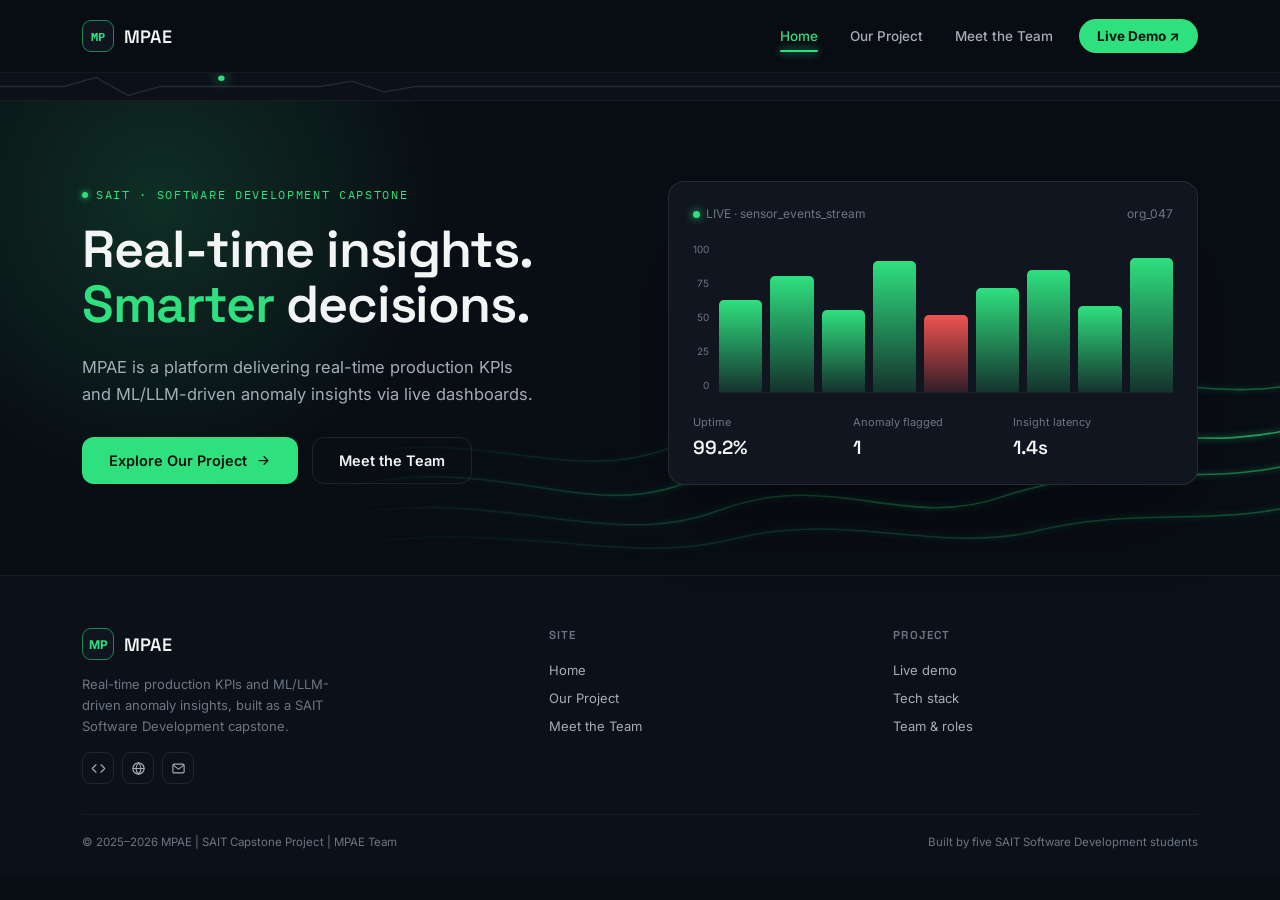
<file: index.html>
<!DOCTYPE html>
<html lang="en">
<head>
<meta charset="UTF-8">
<meta name="viewport" content="width=device-width, initial-scale=1.0">
<title>MPAE | SAIT Capstone Project</title>
<link rel="preconnect" href="https://fonts.googleapis.com">
<link href="https://fonts.googleapis.com/css2?family=Space+Grotesk:wght@500;600;700&family=Inter:wght@400;500;600&family=IBM+Plex+Mono:wght@400;500&display=swap" rel="stylesheet">
<link rel="stylesheet" href="styles.css">
</head>
<body>

<nav>
  <div class="wrap">
    <a href="index.html" class="brand">
      <span class="brand-mark">MP</span>
      <span class="brand-name">MPAE</span>
    </a>
    <button class="nav-toggle" id="navToggle" aria-label="Toggle menu">&#9776;</button>
    <div class="navlinks" id="navLinks">
      <a href="index.html" class="active">Home</a>
      <a href="project.html">Our Project</a>
      <a href="team.html">Meet the Team</a>
      <a href="https://mpae.canadacentral.cloudapp.azure.com" class="nav-cta" target="_blank" rel="noopener">Live Demo &#8599;</a>
    </div>
  </div>
</nav>

<div class="telemetry">
  <svg viewBox="0 0 1200 30" preserveAspectRatio="none">
    <polyline points="0,15 60,15 90,5 120,25 150,15 300,15 330,9 360,21 390,15 1200,15"
      fill="none" stroke="rgba(255,255,255,0.10)" stroke-width="1.5"/>
    <circle class="pulse" cx="90" cy="5" r="3">
      <animate attributeName="cx" values="0;1200" dur="8s" repeatCount="indefinite"/>
      <animate attributeName="cy" values="15;5;25;15;9;21;15" dur="8s" repeatCount="indefinite"/>
    </circle>
  </svg>
</div>

<section class="hero">
  <div class="hero-glow">
    <div class="radial"></div>
    <svg viewBox="0 0 700 260" preserveAspectRatio="xMaxYMax meet">
      <defs>
        <linearGradient id="waveFade" x1="0" y1="0" x2="1" y2="0">
          <stop offset="0%" stop-color="#2fe07f" stop-opacity="0"/>
          <stop offset="55%" stop-color="#2fe07f" stop-opacity="0.55"/>
          <stop offset="100%" stop-color="#2fe07f" stop-opacity="0.9"/>
        </linearGradient>
        <filter id="glow" x="-50%" y="-50%" width="200%" height="200%">
          <feGaussianBlur stdDeviation="2.2" result="blur"/>
          <feMerge>
            <feMergeNode in="blur"/>
            <feMergeNode in="SourceGraphic"/>
          </feMerge>
        </filter>
      </defs>
      <g filter="url(#glow)" fill="none" stroke="url(#waveFade)" stroke-width="1.1">
        <path d="M0,200 C120,170 180,230 260,190 C340,150 380,210 460,175 C540,140 600,185 700,150" opacity="0.9"/>
        <path d="M0,220 C110,195 190,245 270,215 C350,185 400,230 470,205 C560,175 610,205 700,175" opacity="0.65"/>
        <path d="M0,240 C130,220 200,255 280,235 C360,215 420,245 490,230 C570,210 620,230 700,205" opacity="0.4"/>
        <path d="M0,180 C100,150 170,205 250,165 C330,125 390,175 460,140 C550,100 610,150 700,120" opacity="0.5"/>
      </g>
    </svg>
  </div>

  <div class="wrap hero-grid">
    <div class="hero-copy reveal">
      <span class="eyebrow">SAIT · Software Development Capstone</span>
      <h1>Real-time insights.<br><span class="accent">Smarter</span> decisions.</h1>
      <p class="quote">MPAE is a platform delivering real-time production KPIs and ML/LLM-driven anomaly insights via live dashboards.</p>
      <div class="hero-actions">
        <a href="project.html" class="btn btn-primary">
          Explore Our Project
          <svg viewBox="0 0 24 24" fill="none" stroke="currentColor" stroke-width="2" stroke-linecap="round"><path d="M5 12h14M13 6l6 6-6 6"/></svg>
        </a>
        <a href="team.html" class="btn btn-ghost">Meet the Team</a>
      </div>
    </div>

    <div class="hero-visual reveal">
      <div class="hero-card">
        <div class="cardline"><span><span class="dot"></span>LIVE · sensor_events_stream</span><span>org_047</span></div>
        <div class="chart-frame">
          <div class="chart-axis"><span>100</span><span>75</span><span>50</span><span>25</span><span>0</span></div>
          <div class="spark-row">
            <i style="height:62%"></i><i style="height:78%"></i><i style="height:55%"></i>
            <i style="height:88%"></i><i style="height:52%; background:linear-gradient(180deg,var(--red),rgba(239,83,80,0.15));"></i>
            <i style="height:70%"></i><i style="height:82%"></i><i style="height:58%"></i><i style="height:90%"></i>
          </div>
        </div>
        <div class="kpi-row">
          <div class="kpi"><div class="stat-lbl">Uptime</div><div class="stat-num">99.2%</div></div>
          <div class="kpi"><div class="stat-lbl">Anomaly flagged</div><div class="stat-num">1</div></div>
          <div class="kpi"><div class="stat-lbl">Insight latency</div><div class="stat-num">1.4s</div></div>
        </div>
      </div>
    </div>
  </div>
</section>

<footer>
  <div class="wrap">
    <div class="footer-grid">
      <div class="footer-brand">
        <a href="index.html" class="brand">
          <span class="brand-mark">MP</span>
          <span class="brand-name">MPAE</span>
        </a>
        <p>Real-time production KPIs and ML/LLM-driven anomaly insights, built as a SAIT Software Development capstone.</p>
        <div class="social-row">
          <!-- TODO: point these at your repo / demo / contact -->
          <a href="#" aria-label="Repository"><svg viewBox="0 0 24 24" fill="none" stroke="currentColor" stroke-width="1.8" stroke-linecap="round" stroke-linejoin="round"><path d="m16 18 6-6-6-6M8 6l-6 6 6 6"/></svg></a>
          <a href="#" aria-label="Live site"><svg viewBox="0 0 24 24" fill="none" stroke="currentColor" stroke-width="1.8" stroke-linecap="round" stroke-linejoin="round"><circle cx="12" cy="12" r="9"/><path d="M3 12h18M12 3c2.5 2.6 4 6 4 9s-1.5 6.4-4 9c-2.5-2.6-4-6-4-9s1.5-6.4 4-9Z"/></svg></a>
          <a href="#" aria-label="Contact"><svg viewBox="0 0 24 24" fill="none" stroke="currentColor" stroke-width="1.8" stroke-linecap="round" stroke-linejoin="round"><rect x="3" y="5" width="18" height="14" rx="2"/><path d="m4 7 8 6 8-6"/></svg></a>
        </div>
      </div>
      <div class="footer-col">
        <h4>Site</h4>
        <a href="index.html">Home</a>
        <a href="project.html">Our Project</a>
        <a href="team.html">Meet the Team</a>
      </div>
      <div class="footer-col">
        <h4>Project</h4>
        <a href="https://mpae.canadacentral.cloudapp.azure.com" target="_blank" rel="noopener">Live demo</a>
        <a href="project.html#tech-stack">Tech stack</a>
        <a href="team.html">Team &amp; roles</a>
      </div>
    </div>
    <div class="footer-bottom">
      <p>&copy; 2025&ndash;2026 MPAE | SAIT Capstone Project | <!-- TODO: replace with your team name --> MPAE Team</p>
      <p>Built by five SAIT Software Development students</p>
    </div>
  </div>
</footer>

<script src="script.js"></script>
</body>
</html>
</file>
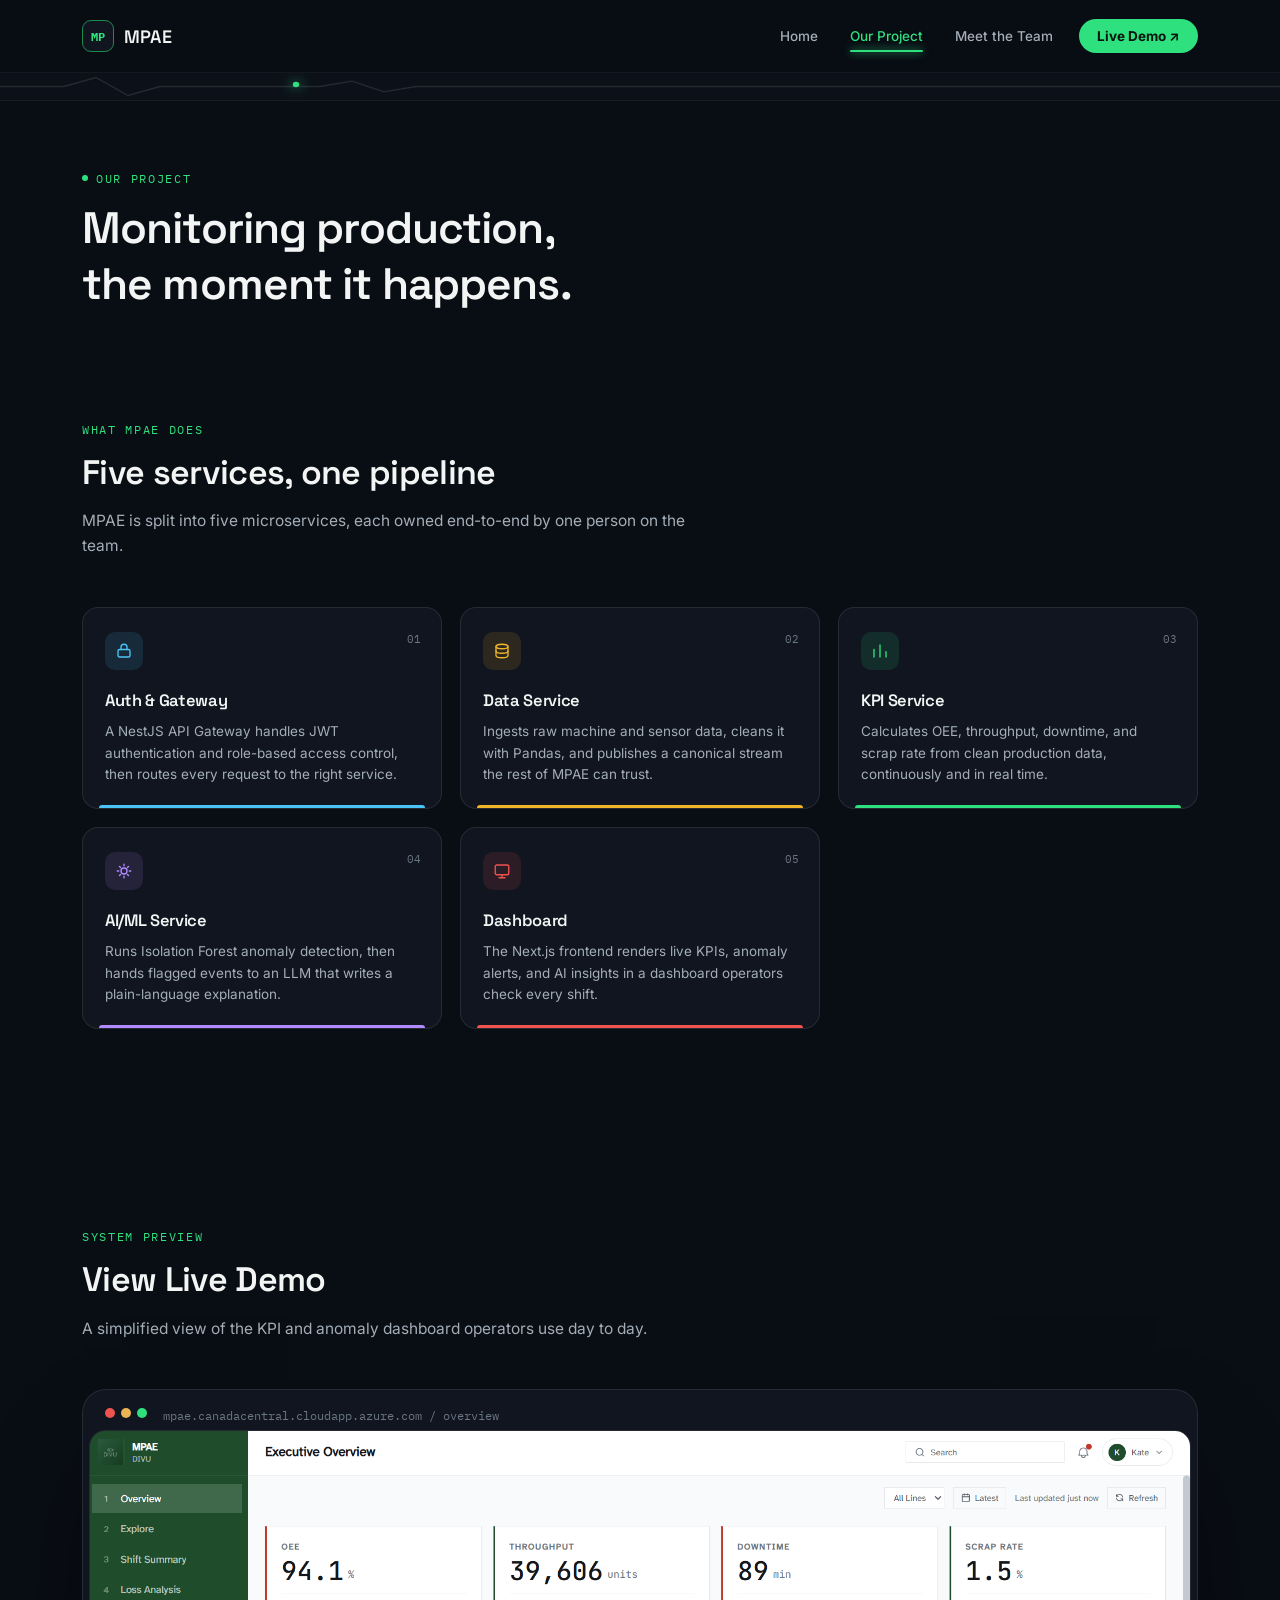
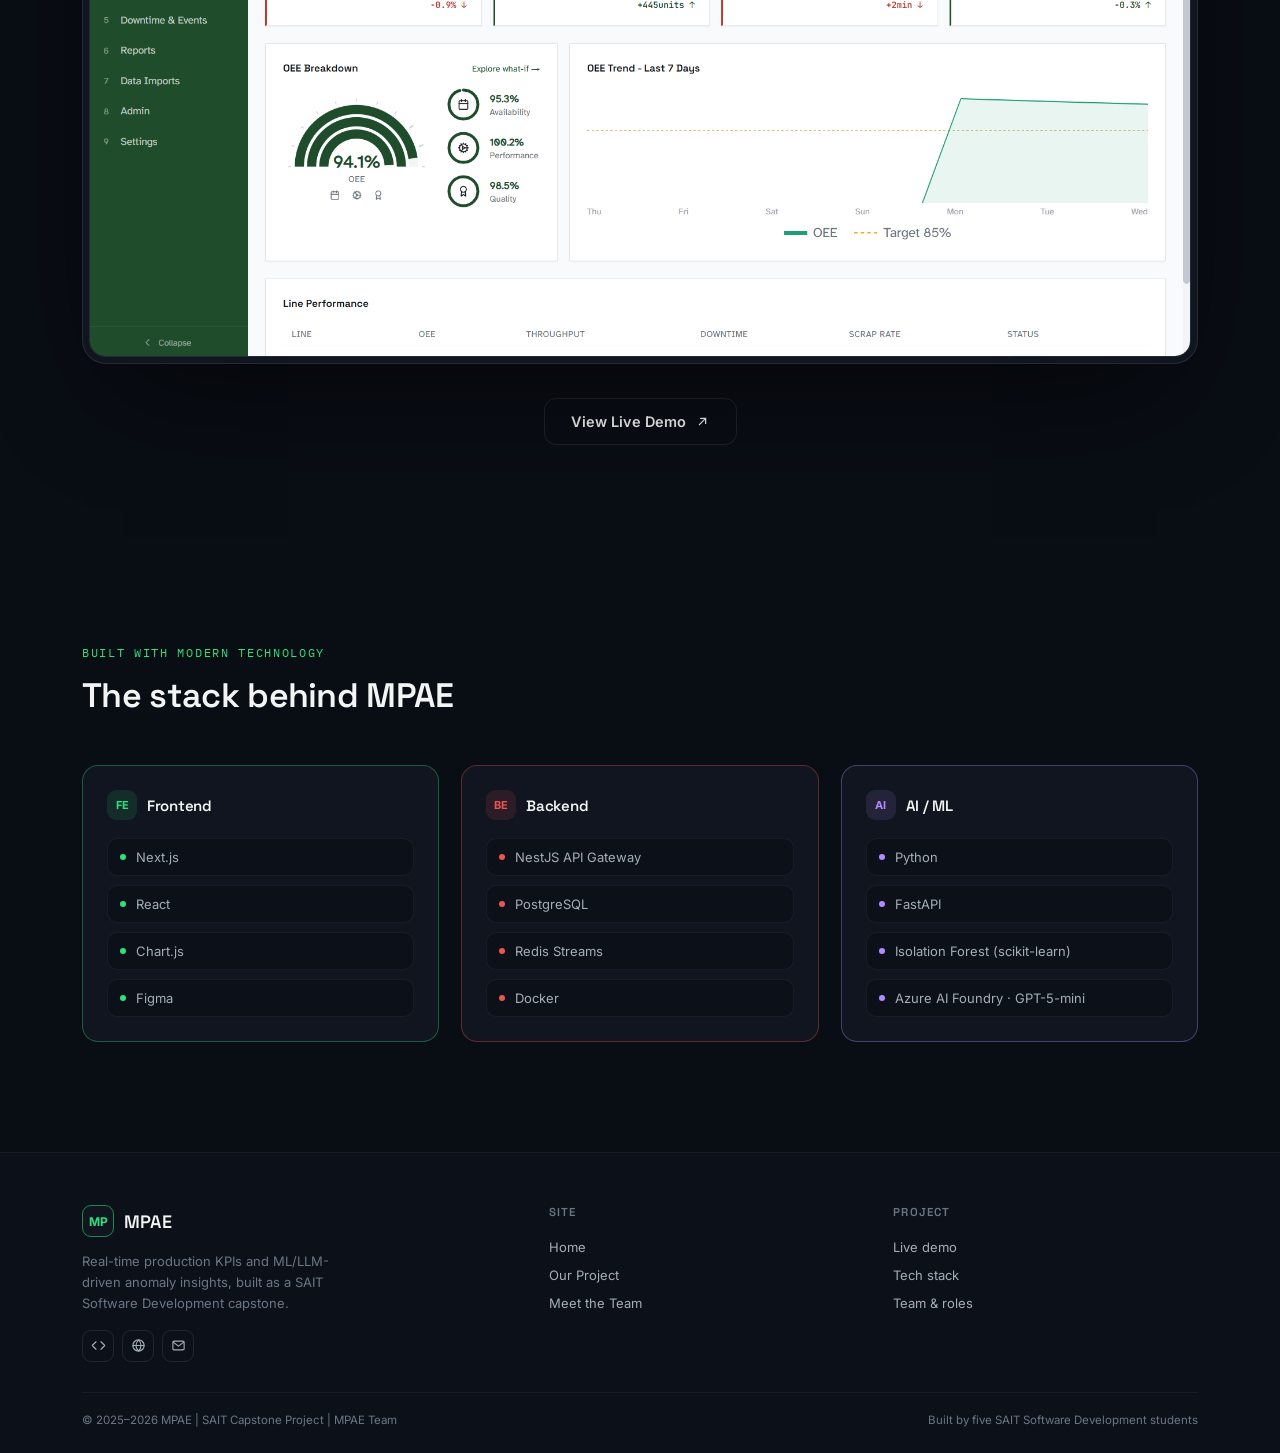
<file: project.html>
<!DOCTYPE html>
<html lang="en">
<head>
<meta charset="UTF-8">
<meta name="viewport" content="width=device-width, initial-scale=1.0">
<title>Our Project | MPAE</title>
<link rel="preconnect" href="https://fonts.googleapis.com">
<link href="https://fonts.googleapis.com/css2?family=Space+Grotesk:wght@500;600;700&family=Inter:wght@400;500;600&family=IBM+Plex+Mono:wght@400;500&display=swap" rel="stylesheet">
<link rel="stylesheet" href="styles.css">
</head>
<body>

<nav>
  <div class="wrap">
    <a href="index.html" class="brand">
      <span class="brand-mark">MP</span>
      <span class="brand-name">MPAE</span>
    </a>
    <button class="nav-toggle" id="navToggle" aria-label="Toggle menu">&#9776;</button>
    <div class="navlinks" id="navLinks">
      <a href="index.html">Home</a>
      <a href="project.html" class="active">Our Project</a>
      <a href="team.html">Meet the Team</a>
      <a href="https://mpae.canadacentral.cloudapp.azure.com" class="nav-cta" target="_blank" rel="noopener">Live Demo &#8599;</a>
    </div>
  </div>
</nav>

<div class="telemetry">
  <svg viewBox="0 0 1200 30" preserveAspectRatio="none">
    <polyline points="0,15 60,15 90,5 120,25 150,15 300,15 330,9 360,21 390,15 1200,15"
      fill="none" stroke="rgba(255,255,255,0.10)" stroke-width="1.5"/>
    <circle class="pulse" cx="90" cy="5" r="3">
      <animate attributeName="cx" values="0;1200" dur="8s" repeatCount="indefinite"/>
      <animate attributeName="cy" values="15;5;25;15;9;21;15" dur="8s" repeatCount="indefinite"/>
    </circle>
  </svg>
</div>

<header class="page-header">
  <div class="wrap">
    <span class="eyebrow">Our Project</span>
    <h1>Monitoring production,<br>the moment it happens.</h1>
  </div>
</header>

<section id="what-it-does">
  <div class="wrap">
    <div class="section-head">
      <span class="eyebrow">What MPAE Does</span>
      <h2>Five services, one pipeline</h2>
      <p>MPAE is split into five microservices, each owned end-to-end by one person on the team.</p>
    </div>
    <div class="feature-grid">
      <div class="feature-card c-blue reveal">
        <span class="num">01</span>
        <div class="icon-badge">
          <svg viewBox="0 0 24 24" fill="none" stroke="currentColor" stroke-width="1.8" stroke-linecap="round" stroke-linejoin="round"><rect x="4" y="10" width="16" height="10" rx="2"/><path d="M8 10V7a4 4 0 0 1 8 0v3"/></svg>
        </div>
        <h3>Auth &amp; Gateway</h3>
        <p>A NestJS API Gateway handles JWT authentication and role-based access control, then routes every request to the right service.</p>
      </div>
      <div class="feature-card c-gold reveal">
        <span class="num">02</span>
        <div class="icon-badge">
          <svg viewBox="0 0 24 24" fill="none" stroke="currentColor" stroke-width="1.8" stroke-linecap="round" stroke-linejoin="round"><ellipse cx="12" cy="6" rx="8" ry="3"/><path d="M4 6v6c0 1.7 3.6 3 8 3s8-1.3 8-3V6"/><path d="M4 12v6c0 1.7 3.6 3 8 3s8-1.3 8-3v-6"/></svg>
        </div>
        <h3>Data Service</h3>
        <p>Ingests raw machine and sensor data, cleans it with Pandas, and publishes a canonical stream the rest of MPAE can trust.</p>
      </div>
      <div class="feature-card c-green reveal">
        <span class="num">03</span>
        <div class="icon-badge">
          <svg viewBox="0 0 24 24" fill="none" stroke="currentColor" stroke-width="1.8" stroke-linecap="round" stroke-linejoin="round"><path d="M4 20V10M12 20V4M20 20v-7"/></svg>
        </div>
        <h3>KPI Service</h3>
        <p>Calculates OEE, throughput, downtime, and scrap rate from clean production data, continuously and in real time.</p>
      </div>
      <div class="feature-card c-violet reveal">
        <span class="num">04</span>
        <div class="icon-badge">
          <svg viewBox="0 0 24 24" fill="none" stroke="currentColor" stroke-width="1.8" stroke-linecap="round" stroke-linejoin="round"><path d="M12 3v2M12 19v2M5 12H3M21 12h-2M6 6l1.4 1.4M16.6 16.6 18 18M18 6l-1.4 1.4M7.4 16.6 6 18"/><circle cx="12" cy="12" r="4"/></svg>
        </div>
        <h3>AI/ML Service</h3>
        <p>Runs Isolation Forest anomaly detection, then hands flagged events to an LLM that writes a plain-language explanation.</p>
      </div>
      <div class="feature-card c-red reveal">
        <span class="num">05</span>
        <div class="icon-badge">
          <svg viewBox="0 0 24 24" fill="none" stroke="currentColor" stroke-width="1.8" stroke-linecap="round" stroke-linejoin="round"><rect x="3" y="4" width="18" height="13" rx="2"/><path d="M8 21h8M12 17v4"/></svg>
        </div>
        <h3>Dashboard</h3>
        <p>The Next.js frontend renders live KPIs, anomaly alerts, and AI insights in a dashboard operators check every shift.</p>
      </div>
    </div>
  </div>
</section>

<section id="preview">
  <div class="wrap">
    <div class="section-head">
      <span class="eyebrow">System Preview</span>
      <h2>View Live Demo</h2>
      <p>A simplified view of the KPI and anomaly dashboard operators use day to day.</p>
    </div>

    <div class="preview-shell reveal">
      <div class="preview-topbar"><span></span><span></span><span></span><span class="tb-label">mpae.canadacentral.cloudapp.azure.com / overview</span></div>
      <img src="assets/dashboard-real.png" alt="MPAE Executive Overview dashboard showing OEE, throughput, downtime, and scrap rate" class="preview-screenshot">
    </div>

    <div class="preview-cta">
      <a href="https://mpae.canadacentral.cloudapp.azure.com" class="btn btn-ghost" target="_blank" rel="noopener">
        View Live Demo
        <svg viewBox="0 0 24 24" fill="none" stroke="currentColor" stroke-width="2" stroke-linecap="round"><path d="M7 17 17 7M9 7h8v8"/></svg>
      </a>
    </div>
  </div>
</section>

<section id="tech-stack">
  <div class="wrap">
    <div class="section-head">
      <span class="eyebrow">Built With Modern Technology</span>
      <h2>The stack behind MPAE</h2>
    </div>

    <div class="stack-cols">
      <div class="stack-col c-green reveal">
        <div class="stack-head">
          <span class="stack-icon">FE</span>
          <h3>Frontend</h3>
        </div>
        <div class="chip-list">
          <div class="chip"><span class="chip-dot" style="background:var(--green);"></span>Next.js</div>
          <div class="chip"><span class="chip-dot" style="background:var(--green);"></span>React</div>
          <div class="chip"><span class="chip-dot" style="background:var(--green);"></span>Chart.js</div>
          <div class="chip"><span class="chip-dot" style="background:var(--green);"></span>Figma</div>
        </div>
      </div>

      <div class="stack-col c-red reveal">
        <div class="stack-head">
          <span class="stack-icon">BE</span>
          <h3>Backend</h3>
        </div>
        <div class="chip-list">
          <div class="chip"><span class="chip-dot" style="background:var(--red);"></span>NestJS API Gateway</div>
          <div class="chip"><span class="chip-dot" style="background:var(--red);"></span>PostgreSQL</div>
          <div class="chip"><span class="chip-dot" style="background:var(--red);"></span>Redis Streams</div>
          <div class="chip"><span class="chip-dot" style="background:var(--red);"></span>Docker</div>
        </div>
      </div>

      <div class="stack-col c-violet reveal">
        <div class="stack-head">
          <span class="stack-icon">AI</span>
          <h3>AI / ML</h3>
        </div>
        <div class="chip-list">
          <div class="chip"><span class="chip-dot" style="background:var(--violet);"></span>Python</div>
          <div class="chip"><span class="chip-dot" style="background:var(--violet);"></span>FastAPI</div>
          <div class="chip"><span class="chip-dot" style="background:var(--violet);"></span>Isolation Forest (scikit-learn)</div>
          <div class="chip"><span class="chip-dot" style="background:var(--violet);"></span>Azure AI Foundry &middot; GPT-5-mini</div>
        </div>
      </div>
    </div>
  </div>
</section>

<footer>
  <div class="wrap">
    <div class="footer-grid">
      <div class="footer-brand">
        <a href="index.html" class="brand">
          <span class="brand-mark">MP</span>
          <span class="brand-name">MPAE</span>
        </a>
        <p>Real-time production KPIs and ML/LLM-driven anomaly insights, built as a SAIT Software Development capstone.</p>
        <div class="social-row">
          <a href="#" aria-label="Repository"><svg viewBox="0 0 24 24" fill="none" stroke="currentColor" stroke-width="1.8" stroke-linecap="round" stroke-linejoin="round"><path d="m16 18 6-6-6-6M8 6l-6 6 6 6"/></svg></a>
          <a href="#" aria-label="Live site"><svg viewBox="0 0 24 24" fill="none" stroke="currentColor" stroke-width="1.8" stroke-linecap="round" stroke-linejoin="round"><circle cx="12" cy="12" r="9"/><path d="M3 12h18M12 3c2.5 2.6 4 6 4 9s-1.5 6.4-4 9c-2.5-2.6-4-6-4-9s1.5-6.4 4-9Z"/></svg></a>
          <a href="#" aria-label="Contact"><svg viewBox="0 0 24 24" fill="none" stroke="currentColor" stroke-width="1.8" stroke-linecap="round" stroke-linejoin="round"><rect x="3" y="5" width="18" height="14" rx="2"/><path d="m4 7 8 6 8-6"/></svg></a>
        </div>
      </div>
      <div class="footer-col">
        <h4>Site</h4>
        <a href="index.html">Home</a>
        <a href="project.html">Our Project</a>
        <a href="team.html">Meet the Team</a>
      </div>
      <div class="footer-col">
        <h4>Project</h4>
        <a href="https://mpae.canadacentral.cloudapp.azure.com" target="_blank" rel="noopener">Live demo</a>
        <a href="project.html#tech-stack">Tech stack</a>
        <a href="team.html">Team &amp; roles</a>
      </div>
    </div>
    <div class="footer-bottom">
      <p>&copy; 2025&ndash;2026 MPAE | SAIT Capstone Project | <!-- TODO: replace with your team name --> MPAE Team</p>
      <p>Built by five SAIT Software Development students</p>
    </div>
  </div>
</footer>

<script src="script.js"></script>
</body>
</html>
</file>
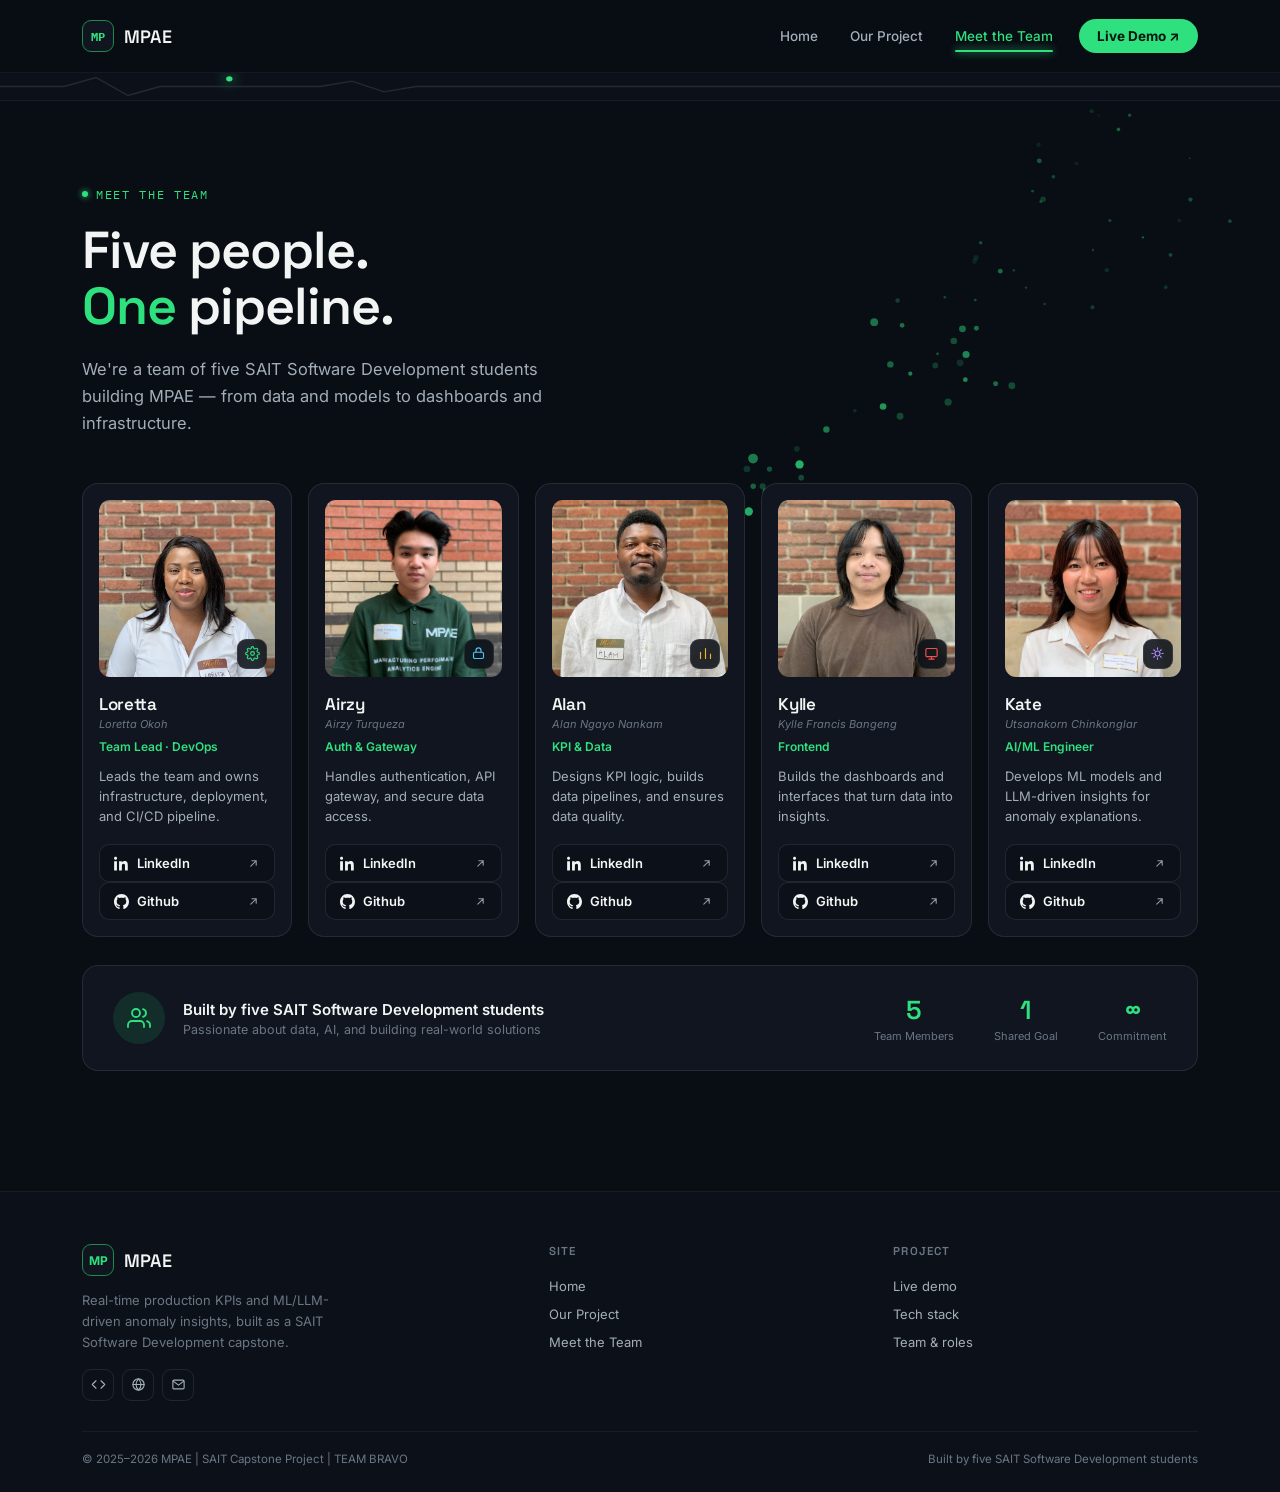
<file: team.html>
<!DOCTYPE html>
<html lang="en">
<head>
<meta charset="UTF-8">
<meta name="viewport" content="width=device-width, initial-scale=1.0">
<title>Meet the Team | MPAE</title>
<link rel="preconnect" href="https://fonts.googleapis.com">
<link href="https://fonts.googleapis.com/css2?family=Space+Grotesk:wght@500;600;700&family=Inter:wght@400;500;600&family=IBM+Plex+Mono:wght@400;500&display=swap" rel="stylesheet">
<link rel="stylesheet" href="styles.css">
</head>
<body>

<nav>
  <div class="wrap">
    <a href="index.html" class="brand">
      <span class="brand-mark">MP</span>
      <span class="brand-name">MPAE</span>
    </a>
    <button class="nav-toggle" id="navToggle" aria-label="Toggle menu">&#9776;</button>
    <div class="navlinks" id="navLinks">
      <a href="index.html">Home</a>
      <a href="project.html">Our Project</a>
      <a href="team.html" class="active">Meet the Team</a>
      <a href="https://mpae.canadacentral.cloudapp.azure.com" class="nav-cta" target="_blank" rel="noopener">Live Demo &#8599;</a>
    </div>
  </div>
</nav>

<div class="telemetry">
  <svg viewBox="0 0 1200 30" preserveAspectRatio="none">
    <polyline points="0,15 60,15 90,5 120,25 150,15 300,15 330,9 360,21 390,15 1200,15"
      fill="none" stroke="rgba(255,255,255,0.10)" stroke-width="1.5"/>
    <circle class="pulse" cx="90" cy="5" r="3">
      <animate attributeName="cx" values="0;1200" dur="8s" repeatCount="indefinite"/>
      <animate attributeName="cy" values="15;5;25;15;9;21;15" dur="8s" repeatCount="indefinite"/>
    </circle>
  </svg>
</div>

<section class="team-hero">
  <div class="team-glow">
    <svg viewBox="0 0 560 420" preserveAspectRatio="xMaxYMin slice">
<circle cx="304.0" cy="167.4" r="1.1" fill="#2fe07f" opacity="0.36"/>
<circle cx="278.3" cy="165.1" r="1.1" fill="#2fe07f" opacity="0.33"/>
<circle cx="389.2" cy="52.4" r="1.6" fill="#2fe07f" opacity="0.11"/>
<circle cx="402.6" cy="173.5" r="1.7" fill="#2fe07f" opacity="0.26"/>
<circle cx="59.4" cy="380.3" r="2.6" fill="#2fe07f" opacity="0.3"/>
<circle cx="403.0" cy="125.4" r="1.0" fill="#2fe07f" opacity="0.29"/>
<circle cx="202.7" cy="260.6" r="1.5" fill="#2fe07f" opacity="0.18"/>
<circle cx="417.2" cy="100.5" r="1.3" fill="#2fe07f" opacity="0.33"/>
<circle cx="270.3" cy="222.5" r="2.5" fill="#2fe07f" opacity="0.25"/>
<circle cx="240.7" cy="265.2" r="2.9" fill="#2fe07f" opacity="0.31"/>
<circle cx="59.6" cy="371.4" r="4.0" fill="#2fe07f" opacity="0.31"/>
<circle cx="232.5" cy="221.6" r="2.7" fill="#2fe07f" opacity="0.46"/>
<circle cx="105.3" cy="345.0" r="3.3" fill="#2fe07f" opacity="0.64"/>
<circle cx="321.1" cy="237.9" r="2.1" fill="#2fe07f" opacity="0.5"/>
<circle cx="485.0" cy="82.9" r="1.8" fill="#2fe07f" opacity="0.34"/>
<circle cx="346.7" cy="157.0" r="1.0" fill="#2fe07f" opacity="0.31"/>
<circle cx="357.2" cy="36.9" r="1.8" fill="#2fe07f" opacity="0.13"/>
<circle cx="362.3" cy="170.7" r="1.0" fill="#2fe07f" opacity="0.29"/>
<circle cx="281.1" cy="253.3" r="3.1" fill="#2fe07f" opacity="0.3"/>
<circle cx="291.2" cy="220.3" r="2.9" fill="#2fe07f" opacity="0.19"/>
<circle cx="369.7" cy="63.8" r="1.5" fill="#2fe07f" opacity="0.32"/>
<circle cx="308.5" cy="119.3" r="1.5" fill="#2fe07f" opacity="0.35"/>
<circle cx="84.8" cy="364.5" r="3.5" fill="#2fe07f" opacity="0.76"/>
<circle cx="518.2" cy="101.0" r="1.6" fill="#2fe07f" opacity="0.33"/>
<circle cx="304.6" cy="131.8" r="2.2" fill="#2fe07f" opacity="0.14"/>
<circle cx="407.9" cy="12.1" r="1.1" fill="#2fe07f" opacity="0.09"/>
<circle cx="424.1" cy="-23.7" r="1.0" fill="#2fe07f" opacity="0.07"/>
<circle cx="117.1" cy="324.1" r="2.3" fill="#2fe07f" opacity="0.45"/>
<circle cx="285.9" cy="201.9" r="2.8" fill="#2fe07f" opacity="0.35"/>
<circle cx="238.6" cy="167.8" r="1.9" fill="#2fe07f" opacity="0.27"/>
<circle cx="117.0" cy="300.8" r="4.1" fill="#2fe07f" opacity="0.58"/>
<circle cx="424.4" cy="23.9" r="1.5" fill="#2fe07f" opacity="0.46"/>
<circle cx="125.1" cy="324.2" r="2.6" fill="#2fe07f" opacity="0.3"/>
<circle cx="157.5" cy="316.9" r="2.4" fill="#2fe07f" opacity="0.32"/>
<circle cx="161.7" cy="332.3" r="3.7" fill="#2fe07f" opacity="0.8"/>
<circle cx="153.8" cy="292.6" r="2.4" fill="#2fe07f" opacity="0.17"/>
<circle cx="433.8" cy="11.9" r="1.4" fill="#2fe07f" opacity="0.37"/>
<circle cx="334.7" cy="239.6" r="2.9" fill="#2fe07f" opacity="0.32"/>
<circle cx="352.1" cy="75.8" r="1.2" fill="#2fe07f" opacity="0.36"/>
<circle cx="113.4" cy="345.4" r="3.5" fill="#2fe07f" opacity="0.84"/>
<circle cx="468.2" cy="129.5" r="1.6" fill="#2fe07f" opacity="0.33"/>
<circle cx="249.3" cy="229.4" r="1.8" fill="#2fe07f" opacity="0.59"/>
<circle cx="69.4" cy="368.0" r="4.6" fill="#2fe07f" opacity="0.82"/>
<circle cx="357.8" cy="50.3" r="2.0" fill="#2fe07f" opacity="0.4"/>
<circle cx="464.2" cy="156.7" r="1.6" fill="#2fe07f" opacity="0.21"/>
<circle cx="218.9" cy="186.1" r="3.3" fill="#2fe07f" opacity="0.53"/>
<circle cx="296.2" cy="213.3" r="3.0" fill="#2fe07f" opacity="0.63"/>
<circle cx="359.0" cy="84.7" r="1.2" fill="#2fe07f" opacity="0.34"/>
<circle cx="361.0" cy="82.6" r="2.3" fill="#2fe07f" opacity="0.25"/>
<circle cx="295.6" cy="234.5" r="2.0" fill="#2fe07f" opacity="0.64"/>
<circle cx="272.2" cy="212.7" r="1.2" fill="#2fe07f" opacity="0.38"/>
<circle cx="336.4" cy="142.5" r="1.1" fill="#2fe07f" opacity="0.28"/>
<circle cx="178.7" cy="276.4" r="2.7" fill="#2fe07f" opacity="0.56"/>
<circle cx="130.8" cy="309.7" r="2.2" fill="#2fe07f" opacity="0.37"/>
<circle cx="156.1" cy="305.8" r="3.5" fill="#2fe07f" opacity="0.85"/>
<circle cx="304.9" cy="191.2" r="2.1" fill="#2fe07f" opacity="0.51"/>
<circle cx="293.2" cy="191.7" r="2.9" fill="#2fe07f" opacity="0.51"/>
<circle cx="128.3" cy="329.1" r="3.2" fill="#2fe07f" opacity="0.94"/>
<circle cx="111.8" cy="309.6" r="2.8" fill="#2fe07f" opacity="0.22"/>
<circle cx="325.0" cy="143.2" r="2.0" fill="#2fe07f" opacity="0.49"/>
<circle cx="445.0" cy="114.7" r="1.0" fill="#2fe07f" opacity="0.43"/>
<circle cx="66.7" cy="380.1" r="2.9" fill="#2fe07f" opacity="0.61"/>
<circle cx="71.4" cy="369.3" r="3.1" fill="#2fe07f" opacity="0.64"/>
<circle cx="303.3" cy="134.9" r="2.2" fill="#2fe07f" opacity="0.11"/>
<circle cx="242.4" cy="188.7" r="2.0" fill="#2fe07f" opacity="0.52"/>
<circle cx="226.4" cy="257.0" r="2.8" fill="#2fe07f" opacity="0.71"/>
<circle cx="401.9" cy="8.7" r="1.7" fill="#2fe07f" opacity="0.17"/>
<circle cx="414.6" cy="142.4" r="1.8" fill="#2fe07f" opacity="0.17"/>
<circle cx="475.6" cy="100.6" r="1.7" fill="#2fe07f" opacity="0.11"/>
<circle cx="484.4" cy="48.2" r="0.7" fill="#2fe07f" opacity="0.38"/>
    </svg>
  </div>

  <div class="wrap">
    <span class="eyebrow reveal">Meet the Team</span>
    <h1 class="reveal">Five people.<br><span class="accent">One</span> pipeline.</h1>
    <p class="team-lead reveal">We're a team of five SAIT Software Development students building MPAE &mdash; from data and models to dashboards and infrastructure.</p>

    <div class="team-grid-v2">

      <div class="team-card-v2 reveal">
        <div class="photo-frame">
          <img class="photo-img" src="assets/team/loretta.jpg" alt="Loretta Okoh">
          <div class="role-badge" style="color:var(--green);">
            <svg viewBox="0 0 24 24" fill="none" stroke="currentColor" stroke-width="1.8" stroke-linecap="round" stroke-linejoin="round"><circle cx="12" cy="12" r="3"/><path d="M19.4 15a1.65 1.65 0 0 0 .33 1.82l.06.06a2 2 0 1 1-2.83 2.83l-.06-.06a1.65 1.65 0 0 0-1.82-.33 1.65 1.65 0 0 0-1 1.51V21a2 2 0 0 1-4 0v-.09A1.65 1.65 0 0 0 9 19.4a1.65 1.65 0 0 0-1.82.33l-.06.06a2 2 0 1 1-2.83-2.83l.06-.06A1.65 1.65 0 0 0 4.6 15a1.65 1.65 0 0 0-1.51-1H3a2 2 0 0 1 0-4h.09A1.65 1.65 0 0 0 4.6 9a1.65 1.65 0 0 0-.33-1.82l-.06-.06a2 2 0 1 1 2.83-2.83l.06.06A1.65 1.65 0 0 0 9 4.6a1.65 1.65 0 0 0 1-1.51V3a2 2 0 0 1 4 0v.09a1.65 1.65 0 0 0 1 1.51 1.65 1.65 0 0 0 1.82-.33l.06-.06a2 2 0 1 1 2.83 2.83l-.06.06A1.65 1.65 0 0 0 19.4 9a1.65 1.65 0 0 0 1.51 1H21a2 2 0 0 1 0 4h-.09a1.65 1.65 0 0 0-1.51 1Z"/></svg>
          </div>
        </div>
        <h3>Loretta</h3>
        <div class="fullname">Loretta Okoh</div>
        <div class="role">Team Lead &middot; DevOps</div>
        <p class="bio">Leads the team and owns infrastructure, deployment, and CI/CD pipeline.</p>
        <a href="https://www.linkedin.com/in/lorettaokoh/" class="li-btn" target="_blank" rel="noopener">
          <svg viewBox="0 0 24 24" fill="currentColor"><path d="M4.98 3.5C4.98 4.88 3.87 6 2.5 6S0 4.88 0 3.5 1.12 1 2.5 1s2.48 1.12 2.48 2.5zM.22 8.24H4.7V23H.22V8.24zM8.1 8.24h4.28v2.01h.06c.6-1.13 2.06-2.32 4.24-2.32 4.53 0 5.37 2.98 5.37 6.86V23h-4.47v-6.98c0-1.66-.03-3.8-2.32-3.8-2.32 0-2.68 1.81-2.68 3.68V23H8.1V8.24z"/></svg>
          LinkedIn
          <svg class="ext" viewBox="0 0 24 24" fill="none" stroke="currentColor" stroke-width="2" stroke-linecap="round"><path d="M7 17 17 7M9 7h8v8"/></svg>
        </a>
        <a href="https://github.com/Amazinglorrie" class="li-btn" target="_blank" rel="noopener">
          <svg viewBox="0 0 24 24" fill="currentColor"><path d="M12 0C5.37 0 0 5.5 0 12.3c0 5.44 3.44 10.05 8.21 11.68.6.11.82-.27.82-.59 0-.29-.01-1.25-.02-2.27-3.34.75-4.04-1.44-4.04-1.44-.55-1.43-1.34-1.81-1.34-1.81-1.09-.77.08-.75.08-.75 1.21.09 1.84 1.28 1.84 1.28 1.07 1.87 2.81 1.33 3.5 1.02.11-.79.42-1.33.76-1.64-2.67-.31-5.47-1.38-5.47-6.13 0-1.35.47-2.46 1.24-3.32-.12-.31-.54-1.57.12-3.27 0 0 1.01-.33 3.3 1.27.96-.27 1.98-.41 3-.41s2.04.14 3 .41c2.29-1.6 3.3-1.27 3.3-1.27.66 1.7.24 2.96.12 3.27.77.86 1.24 1.97 1.24 3.32 0 4.76-2.81 5.82-5.48 6.12.43.38.81 1.14.81 2.31 0 1.66-.01 3.01-.01 3.42 0 .32.22.71.83.59C20.57 22.34 24 17.74 24 12.3 24 5.5 18.63 0 12 0Z"/></svg>
          Github
          <svg class="ext" viewBox="0 0 24 24" fill="none" stroke="currentColor" stroke-width="2" stroke-linecap="round"><path d="M7 17 17 7M9 7h8v8"/></svg>
        </a>
      </div>

      <div class="team-card-v2 reveal">
        <div class="photo-frame">
          <img class="photo-img" src="assets/team/airzy.jpg" alt="Airzy Turqueza">
          <div class="role-badge" style="color:var(--blue);">
            <svg viewBox="0 0 24 24" fill="none" stroke="currentColor" stroke-width="1.8" stroke-linecap="round" stroke-linejoin="round"><rect x="4" y="10" width="16" height="10" rx="2"/><path d="M8 10V7a4 4 0 0 1 8 0v3"/></svg>
          </div>
        </div>
        <h3>Airzy</h3>
        <div class="fullname">Airzy Turqueza</div>
        <div class="role">Auth &amp; Gateway</div>
        <p class="bio">Handles authentication, API gateway, and secure data access.</p>
        <a href="https://www.linkedin.com/in/airzy-turqueza-7994762b3/" class="li-btn" target="_blank" rel="noopener">
          <svg viewBox="0 0 24 24" fill="currentColor"><path d="M4.98 3.5C4.98 4.88 3.87 6 2.5 6S0 4.88 0 3.5 1.12 1 2.5 1s2.48 1.12 2.48 2.5zM.22 8.24H4.7V23H.22V8.24zM8.1 8.24h4.28v2.01h.06c.6-1.13 2.06-2.32 4.24-2.32 4.53 0 5.37 2.98 5.37 6.86V23h-4.47v-6.98c0-1.66-.03-3.8-2.32-3.8-2.32 0-2.68 1.81-2.68 3.68V23H8.1V8.24z"/></svg>
          LinkedIn
          <svg class="ext" viewBox="0 0 24 24" fill="none" stroke="currentColor" stroke-width="2" stroke-linecap="round"><path d="M7 17 17 7M9 7h8v8"/></svg>
        </a>
        <a href="https://github.com/Air-zy" class="li-btn" target="_blank" rel="noopener">
          <svg viewBox="0 0 24 24" fill="currentColor"><path d="M12 0C5.37 0 0 5.5 0 12.3c0 5.44 3.44 10.05 8.21 11.68.6.11.82-.27.82-.59 0-.29-.01-1.25-.02-2.27-3.34.75-4.04-1.44-4.04-1.44-.55-1.43-1.34-1.81-1.34-1.81-1.09-.77.08-.75.08-.75 1.21.09 1.84 1.28 1.84 1.28 1.07 1.87 2.81 1.33 3.5 1.02.11-.79.42-1.33.76-1.64-2.67-.31-5.47-1.38-5.47-6.13 0-1.35.47-2.46 1.24-3.32-.12-.31-.54-1.57.12-3.27 0 0 1.01-.33 3.3 1.27.96-.27 1.98-.41 3-.41s2.04.14 3 .41c2.29-1.6 3.3-1.27 3.3-1.27.66 1.7.24 2.96.12 3.27.77.86 1.24 1.97 1.24 3.32 0 4.76-2.81 5.82-5.48 6.12.43.38.81 1.14.81 2.31 0 1.66-.01 3.01-.01 3.42 0 .32.22.71.83.59C20.57 22.34 24 17.74 24 12.3 24 5.5 18.63 0 12 0Z"/></svg>
          Github
          <svg class="ext" viewBox="0 0 24 24" fill="none" stroke="currentColor" stroke-width="2" stroke-linecap="round"><path d="M7 17 17 7M9 7h8v8"/></svg>
        </a>
      </div>

      <div class="team-card-v2 reveal">
        <div class="photo-frame">
          <img class="photo-img" src="assets/team/alan.jpg" alt="Alan Ngayo Nankam">
          <div class="role-badge" style="color:var(--gold);">
            <svg viewBox="0 0 24 24" fill="none" stroke="currentColor" stroke-width="1.8" stroke-linecap="round" stroke-linejoin="round"><path d="M4 20V10M12 20V4M20 20v-7"/></svg>
          </div>
        </div>
        <h3>Alan</h3>
        <div class="fullname">Alan Ngayo Nankam</div>
        <div class="role">KPI &amp; Data</div>
        <p class="bio">Designs KPI logic, builds data pipelines, and ensures data quality.</p>
        <a href="#" class="li-btn" target="_blank" rel="noopener">
          <svg viewBox="0 0 24 24" fill="currentColor"><path d="M4.98 3.5C4.98 4.88 3.87 6 2.5 6S0 4.88 0 3.5 1.12 1 2.5 1s2.48 1.12 2.48 2.5zM.22 8.24H4.7V23H.22V8.24zM8.1 8.24h4.28v2.01h.06c.6-1.13 2.06-2.32 4.24-2.32 4.53 0 5.37 2.98 5.37 6.86V23h-4.47v-6.98c0-1.66-.03-3.8-2.32-3.8-2.32 0-2.68 1.81-2.68 3.68V23H8.1V8.24z"/></svg>
          LinkedIn
          <svg class="ext" viewBox="0 0 24 24" fill="none" stroke="currentColor" stroke-width="2" stroke-linecap="round"><path d="M7 17 17 7M9 7h8v8"/></svg>
        </a>
        <a href="https://github.com/Nancodev237" class="li-btn" target="_blank" rel="noopener">
          <svg viewBox="0 0 24 24" fill="currentColor"><path d="M12 0C5.37 0 0 5.5 0 12.3c0 5.44 3.44 10.05 8.21 11.68.6.11.82-.27.82-.59 0-.29-.01-1.25-.02-2.27-3.34.75-4.04-1.44-4.04-1.44-.55-1.43-1.34-1.81-1.34-1.81-1.09-.77.08-.75.08-.75 1.21.09 1.84 1.28 1.84 1.28 1.07 1.87 2.81 1.33 3.5 1.02.11-.79.42-1.33.76-1.64-2.67-.31-5.47-1.38-5.47-6.13 0-1.35.47-2.46 1.24-3.32-.12-.31-.54-1.57.12-3.27 0 0 1.01-.33 3.3 1.27.96-.27 1.98-.41 3-.41s2.04.14 3 .41c2.29-1.6 3.3-1.27 3.3-1.27.66 1.7.24 2.96.12 3.27.77.86 1.24 1.97 1.24 3.32 0 4.76-2.81 5.82-5.48 6.12.43.38.81 1.14.81 2.31 0 1.66-.01 3.01-.01 3.42 0 .32.22.71.83.59C20.57 22.34 24 17.74 24 12.3 24 5.5 18.63 0 12 0Z"/></svg>
          Github
          <svg class="ext" viewBox="0 0 24 24" fill="none" stroke="currentColor" stroke-width="2" stroke-linecap="round"><path d="M7 17 17 7M9 7h8v8"/></svg>
        </a>
      </div>

      <div class="team-card-v2 reveal">
        <div class="photo-frame">
          <img class="photo-img" src="assets/team/kylle.jpg" alt="Kylle Francis Bangeng">
          <div class="role-badge" style="color:var(--red);">
            <svg viewBox="0 0 24 24" fill="none" stroke="currentColor" stroke-width="1.8" stroke-linecap="round" stroke-linejoin="round"><rect x="3" y="4" width="18" height="13" rx="2"/><path d="M8 21h8M12 17v4"/></svg>
          </div>
        </div>
        <h3>Kylle</h3>
        <div class="fullname">Kylle Francis Bangeng</div>
        <div class="role">Frontend</div>
        <p class="bio">Builds the dashboards and interfaces that turn data into insights.</p>
        <a href="https://www.linkedin.com/in/kyle-bangeng-7ab681310/" class="li-btn" target="_blank" rel="noopener">
          <svg viewBox="0 0 24 24" fill="currentColor"><path d="M4.98 3.5C4.98 4.88 3.87 6 2.5 6S0 4.88 0 3.5 1.12 1 2.5 1s2.48 1.12 2.48 2.5zM.22 8.24H4.7V23H.22V8.24zM8.1 8.24h4.28v2.01h.06c.6-1.13 2.06-2.32 4.24-2.32 4.53 0 5.37 2.98 5.37 6.86V23h-4.47v-6.98c0-1.66-.03-3.8-2.32-3.8-2.32 0-2.68 1.81-2.68 3.68V23H8.1V8.24z"/></svg>
          LinkedIn
          <svg class="ext" viewBox="0 0 24 24" fill="none" stroke="currentColor" stroke-width="2" stroke-linecap="round"><path d="M7 17 17 7M9 7h8v8"/></svg>
        </a>
        <a href="https://github.com/kylle710" class="li-btn" target="_blank" rel="noopener">
          <svg viewBox="0 0 24 24" fill="currentColor"><path d="M12 0C5.37 0 0 5.5 0 12.3c0 5.44 3.44 10.05 8.21 11.68.6.11.82-.27.82-.59 0-.29-.01-1.25-.02-2.27-3.34.75-4.04-1.44-4.04-1.44-.55-1.43-1.34-1.81-1.34-1.81-1.09-.77.08-.75.08-.75 1.21.09 1.84 1.28 1.84 1.28 1.07 1.87 2.81 1.33 3.5 1.02.11-.79.42-1.33.76-1.64-2.67-.31-5.47-1.38-5.47-6.13 0-1.35.47-2.46 1.24-3.32-.12-.31-.54-1.57.12-3.27 0 0 1.01-.33 3.3 1.27.96-.27 1.98-.41 3-.41s2.04.14 3 .41c2.29-1.6 3.3-1.27 3.3-1.27.66 1.7.24 2.96.12 3.27.77.86 1.24 1.97 1.24 3.32 0 4.76-2.81 5.82-5.48 6.12.43.38.81 1.14.81 2.31 0 1.66-.01 3.01-.01 3.42 0 .32.22.71.83.59C20.57 22.34 24 17.74 24 12.3 24 5.5 18.63 0 12 0Z"/></svg>
          Github
          <svg class="ext" viewBox="0 0 24 24" fill="none" stroke="currentColor" stroke-width="2" stroke-linecap="round"><path d="M7 17 17 7M9 7h8v8"/></svg>
        </a>
      </div>

      <div class="team-card-v2 reveal">
        <div class="photo-frame">
          <img class="photo-img" src="assets/team/kate.jpg" alt="Utsanakorn Chinkonglar">
          <div class="role-badge" style="color:var(--violet);">
            <svg viewBox="0 0 24 24" fill="none" stroke="currentColor" stroke-width="1.8" stroke-linecap="round" stroke-linejoin="round"><path d="M12 3v2M12 19v2M5 12H3M21 12h-2M6 6l1.4 1.4M16.6 16.6 18 18M18 6l-1.4 1.4M7.4 16.6 6 18"/><circle cx="12" cy="12" r="4"/></svg>
          </div>
        </div>
        <h3>Kate</h3>
        <div class="fullname">Utsanakorn Chinkonglar</div>
        <div class="role">AI/ML Engineer</div>
        <p class="bio">Develops ML models and LLM-driven insights for anomaly explanations.</p>
        <a href="https://www.linkedin.com/in/utsanakorn/" class="li-btn" target="_blank" rel="noopener">
          <svg viewBox="0 0 24 24" fill="currentColor"><path d="M4.98 3.5C4.98 4.88 3.87 6 2.5 6S0 4.88 0 3.5 1.12 1 2.5 1s2.48 1.12 2.48 2.5zM.22 8.24H4.7V23H.22V8.24zM8.1 8.24h4.28v2.01h.06c.6-1.13 2.06-2.32 4.24-2.32 4.53 0 5.37 2.98 5.37 6.86V23h-4.47v-6.98c0-1.66-.03-3.8-2.32-3.8-2.32 0-2.68 1.81-2.68 3.68V23H8.1V8.24z"/></svg>
          LinkedIn
          <svg class="ext" viewBox="0 0 24 24" fill="none" stroke="currentColor" stroke-width="2" stroke-linecap="round"><path d="M7 17 17 7M9 7h8v8"/></svg>
        </a>
        <a href="https://github.com/utsanakorn" class="li-btn" target="_blank" rel="noopener">
          <svg viewBox="0 0 24 24" fill="currentColor"><path d="M12 0C5.37 0 0 5.5 0 12.3c0 5.44 3.44 10.05 8.21 11.68.6.11.82-.27.82-.59 0-.29-.01-1.25-.02-2.27-3.34.75-4.04-1.44-4.04-1.44-.55-1.43-1.34-1.81-1.34-1.81-1.09-.77.08-.75.08-.75 1.21.09 1.84 1.28 1.84 1.28 1.07 1.87 2.81 1.33 3.5 1.02.11-.79.42-1.33.76-1.64-2.67-.31-5.47-1.38-5.47-6.13 0-1.35.47-2.46 1.24-3.32-.12-.31-.54-1.57.12-3.27 0 0 1.01-.33 3.3 1.27.96-.27 1.98-.41 3-.41s2.04.14 3 .41c2.29-1.6 3.3-1.27 3.3-1.27.66 1.7.24 2.96.12 3.27.77.86 1.24 1.97 1.24 3.32 0 4.76-2.81 5.82-5.48 6.12.43.38.81 1.14.81 2.31 0 1.66-.01 3.01-.01 3.42 0 .32.22.71.83.59C20.57 22.34 24 17.74 24 12.3 24 5.5 18.63 0 12 0Z"/></svg>
          Github
          <svg class="ext" viewBox="0 0 24 24" fill="none" stroke="currentColor" stroke-width="2" stroke-linecap="round"><path d="M7 17 17 7M9 7h8v8"/></svg>
        </a>
      </div>

    </div>

    <div class="team-banner reveal">
      <div class="banner-left">
        <div class="banner-icon">
          <svg viewBox="0 0 24 24" fill="none" stroke="currentColor" stroke-width="1.8" stroke-linecap="round" stroke-linejoin="round"><path d="M17 21v-2a4 4 0 0 0-4-4H5a4 4 0 0 0-4 4v2"/><circle cx="9" cy="7" r="4"/><path d="M23 21v-2a4 4 0 0 0-3-3.87M16 3.13a4 4 0 0 1 0 7.75"/></svg>
        </div>
        <div>
          <div class="banner-title">Built by five SAIT Software Development students</div>
          <div class="banner-sub">Passionate about data, AI, and building real-world solutions</div>
        </div>
      </div>
      <div class="banner-stats">
        <div class="banner-stat"><div class="bs-num">5</div><div class="bs-lbl">Team Members</div></div>
        <div class="banner-stat"><div class="bs-num">1</div><div class="bs-lbl">Shared Goal</div></div>
        <div class="banner-stat"><div class="bs-num">&infin;</div><div class="bs-lbl">Commitment</div></div>
      </div>
    </div>
  </div>
</section>

<footer>
  <div class="wrap">
    <div class="footer-grid">
      <div class="footer-brand">
        <a href="index.html" class="brand">
          <span class="brand-mark">MP</span>
          <span class="brand-name">MPAE</span>
        </a>
        <p>Real-time production KPIs and ML/LLM-driven anomaly insights, built as a SAIT Software Development capstone.</p>
        <div class="social-row">
          <a href="#" aria-label="Repository"><svg viewBox="0 0 24 24" fill="none" stroke="currentColor" stroke-width="1.8" stroke-linecap="round" stroke-linejoin="round"><path d="m16 18 6-6-6-6M8 6l-6 6 6 6"/></svg></a>
          <a href="#" aria-label="Live site"><svg viewBox="0 0 24 24" fill="none" stroke="currentColor" stroke-width="1.8" stroke-linecap="round" stroke-linejoin="round"><circle cx="12" cy="12" r="9"/><path d="M3 12h18M12 3c2.5 2.6 4 6 4 9s-1.5 6.4-4 9c-2.5-2.6-4-6-4-9s1.5-6.4 4-9Z"/></svg></a>
          <a href="#" aria-label="Contact"><svg viewBox="0 0 24 24" fill="none" stroke="currentColor" stroke-width="1.8" stroke-linecap="round" stroke-linejoin="round"><rect x="3" y="5" width="18" height="14" rx="2"/><path d="m4 7 8 6 8-6"/></svg></a>
        </div>
      </div>
      <div class="footer-col">
        <h4>Site</h4>
        <a href="index.html">Home</a>
        <a href="project.html">Our Project</a>
        <a href="team.html">Meet the Team</a>
      </div>
      <div class="footer-col">
        <h4>Project</h4>
        <a href="https://mpae.canadacentral.cloudapp.azure.com" target="_blank" rel="noopener">Live demo</a>
        <a href="project.html#tech-stack">Tech stack</a>
        <a href="team.html">Team &amp; roles</a>
      </div>
    </div>
    <div class="footer-bottom">
      <p>&copy; 2025&ndash;2026 MPAE | SAIT Capstone Project | TEAM BRAVO</p>
      <p>Built by five SAIT Software Development students</p>
    </div>
  </div>
</footer>

<script src="script.js"></script>
</body>
</html>
</file>
<file: styles.css>
/* ============================================================
   MPAE — Capstone Showcase Site
   Design tokens — dark, multi-accent neon dashboard theme
   ============================================================ */
:root{
  --bg:         #090d14;
  --bg-alt:     #0c1119;
  --surface:    #10151f;
  --surface-2:  #0d1219;

  --ink:        #f2f5f3;
  --ink-soft:   #a3aeb8;
  --ink-dim:    #6b7684;

  --border:     rgba(255,255,255,0.09);
  --border-soft:rgba(255,255,255,0.05);

  --green:      #2fe07f;
  --green-dim:  #1c8a4d;
  --green-bg:   rgba(47,224,127,0.12);

  --red:        #ef5350;
  --red-dim:    #b23a37;
  --red-bg:     rgba(239,83,80,0.12);

  --violet:     #b18aff;
  --violet-dim: #7c5cd6;
  --violet-bg:  rgba(177,138,255,0.12);

  --blue:       #4cc3f7;
  --blue-dim:   #2f92c2;
  --blue-bg:    rgba(76,195,247,0.12);

  --gold:       #f0b429;
  --gold-dim:   #b8841f;
  --gold-bg:    rgba(240,180,41,0.12);

  --radius-lg: 24px;
  --radius-md: 16px;
  --radius-sm: 10px;
  --maxw: 1180px;
  --ease: cubic-bezier(.22,1,.36,1);
}

*{box-sizing:border-box;}
html{scroll-behavior:smooth;}
body{
  margin:0;
  font-family:'Inter',system-ui,-apple-system,sans-serif;
  color:var(--ink);
  background:var(--bg);
  min-height:100vh;
  overflow-x:hidden;
  -webkit-font-smoothing:antialiased;
}
@media (prefers-reduced-motion: reduce){
  *{animation-duration:0.001ms !important; animation-iteration-count:1 !important; transition-duration:0.001ms !important; scroll-behavior:auto !important;}
}

h1,h2,h3,h4,.display{
  font-family:'Space Grotesk',sans-serif;
  letter-spacing:-0.02em;
  margin:0;
  color:var(--ink);
}
.eyebrow, .mono, .tag, nav .brand-mark, .stat-num{
  font-family:'IBM Plex Mono',monospace;
}

a{color:inherit; text-decoration:none;}
img{max-width:100%; display:block;}
.wrap{max-width:var(--maxw); margin:0 auto; padding:0 32px;}

::selection{background:var(--green); color:#08150e;}

a:focus-visible, button:focus-visible{
  outline:2px solid var(--green); outline-offset:3px; border-radius:6px;
}

.reveal{opacity:0; transform:translateY(18px); transition:opacity .7s var(--ease), transform .7s var(--ease);}
.reveal.in{opacity:1; transform:translateY(0);}

/* ---------- Telemetry line (signature element) ---------- */
.telemetry{
  position:relative;
  height:28px;
  width:100%;
  overflow:hidden;
  background:var(--bg-alt);
  border-bottom:1px solid var(--border-soft);
}
.telemetry svg{width:100%;height:100%;display:block;}
.telemetry .pulse{
  fill:var(--green);
  filter:drop-shadow(0 0 6px var(--green));
}

/* ---------- Nav ---------- */
nav{
  position:sticky; top:0; z-index:50;
  background:rgba(9,13,20,0.82);
  backdrop-filter:blur(14px);
  -webkit-backdrop-filter:blur(14px);
  border-bottom:1px solid var(--border-soft);
}
nav .wrap{
  display:flex; align-items:center; justify-content:space-between;
  height:72px;
}
.brand{display:flex; align-items:center; gap:10px;}
.brand-mark{
  width:32px;height:32px;border-radius:9px;
  background:var(--surface);
  border:1px solid var(--green-dim);
  display:flex;align-items:center;justify-content:center;
  font-size:12px;font-weight:700;color:var(--green);
}
.brand-name{font-family:'Space Grotesk';font-size:18px;font-weight:600;letter-spacing:0.01em; color:var(--ink);}

.navlinks{display:flex; gap:4px; align-items:center;}
.navlinks a{
  font-size:13.5px; color:var(--ink-soft); font-weight:500;
  padding:9px 14px; border-radius:999px;
  transition:color .2s ease, background .2s ease;
  position:relative;
}
.navlinks a:hover{color:var(--ink);}
.navlinks a.active{color:var(--green);}
.navlinks a.active::after{
  content:""; position:absolute; left:14px; right:14px; bottom:1px; height:2px;
  background:var(--green); border-radius:2px; box-shadow:0 0 8px var(--green);
}
.navlinks a.nav-cta{
  background:var(--green); color:#08150e; font-weight:700; padding:9px 18px;
  margin-left:8px;
}
.navlinks a.nav-cta:hover{background:#3ef491;}
.nav-toggle{display:none; background:none;border:none;color:var(--ink);font-size:24px;cursor:pointer;}

@media (max-width:780px){
  .navlinks{
    position:fixed; top:72px; left:0; right:0;
    flex-direction:column; align-items:flex-start; gap:4px;
    background:var(--bg-alt);
    border-bottom:1px solid var(--border-soft);
    max-height:0; overflow:hidden; transition:max-height .3s ease;
    padding:0 32px;
  }
  .navlinks.open{max-height:300px; padding:14px 32px 22px;}
  .navlinks a{width:100%; padding:12px 14px; border-radius:10px;}
  .navlinks a.nav-cta{width:auto; margin-left:0; margin-top:4px;}
  .nav-toggle{display:block;}
}

/* ---------- Buttons ---------- */
.btn{
  display:inline-flex; align-items:center; justify-content:center; gap:9px;
  padding:14px 26px;
  border-radius:12px;
  font-size:14.5px; font-weight:600;
  border:1px solid transparent;
  cursor:pointer;
  transition:transform .2s var(--ease), background .2s ease, box-shadow .25s ease, border-color .2s ease;
}
.btn svg{width:15px;height:15px; transition:transform .25s var(--ease);}
.btn:hover svg{transform:translate(2px,-2px);}
.btn-primary{
  background:var(--green);
  color:#08150e;
  box-shadow:0 0 0 rgba(47,224,127,0);
}
.btn-primary:hover{transform:translateY(-2px); background:#3ef491; box-shadow:0 12px 28px -10px rgba(47,224,127,0.55);}
.btn-ghost{
  background:transparent;
  color:var(--ink);
  border:1px solid var(--border);
}
.btn-ghost:hover{border-color:var(--ink-dim); background:rgba(255,255,255,0.04); transform:translateY(-2px);}
.btn-wide{width:100%; max-width:300px;}

/* ---------- Decorative wave / glow ---------- */
.hero-glow{position:absolute; inset:0; overflow:hidden; z-index:0; pointer-events:none;}
.hero-glow .radial{
  position:absolute; width:640px; height:640px; border-radius:50%;
  background:radial-gradient(circle, rgba(47,224,127,0.16), transparent 65%);
  top:-220px; left:-160px;
}
.hero-glow svg{position:absolute; bottom:-20px; right:-4%; width:78%; min-width:520px; opacity:0.85; mix-blend-mode:screen;}

/* ---------- Hero (index) ---------- */
.hero{position:relative; padding:56px 0 0;}
.hero-grid{
  position:relative; z-index:2;
  display:grid; grid-template-columns:1fr 1fr; gap:56px; align-items:center;
  padding-bottom:70px;
}
.hero-visual{position:relative;}

.hero-card{
  position:relative; z-index:2;
  border:1px solid var(--border);
  border-radius:var(--radius-md);
  background:var(--surface);
  box-shadow:0 40px 90px -34px rgba(0,0,0,0.6);
  padding:24px;
}
.hero-card .cardline{
  display:flex; justify-content:space-between; align-items:center;
  font-size:12px; color:var(--ink-dim); margin-bottom:22px;
}
.hero-card .cardline .dot{width:7px;height:7px;border-radius:50%; background:var(--green); box-shadow:0 0 8px var(--green); margin-right:6px; display:inline-block;}

.chart-frame{display:flex; gap:10px;}
.chart-axis{display:flex; flex-direction:column; justify-content:space-between; font-size:10px; color:var(--ink-dim); padding-bottom:2px; text-align:right;}
.spark-row{display:flex; align-items:flex-end; gap:8px; height:150px; flex:1; border-bottom:1px solid var(--border-soft);}
.spark-row i{
  display:block; flex:1; border-radius:5px 5px 0 0;
  background:linear-gradient(180deg, var(--green), rgba(47,224,127,0.15));
}
.hero-card .kpi-row{display:flex; gap:0; margin-top:22px;}
.hero-card .kpi{flex:1; text-align:left;}
.kpi .stat-lbl{font-size:11px; color:var(--ink-dim); margin-bottom:6px;}
.kpi .stat-num{font-size:19px; font-weight:600; color:var(--ink); font-family:'Space Grotesk';}

.hero-copy .eyebrow{
  color:var(--green); font-size:12px; letter-spacing:0.14em; text-transform:uppercase;
  margin-bottom:20px; display:inline-flex; align-items:center; gap:8px;
}
.hero-copy .eyebrow::before{content:""; width:6px; height:6px; border-radius:50%; background:var(--green); box-shadow:0 0 6px var(--green);}
.hero-copy h1{font-size:52px; line-height:1.06; font-weight:600;}
.hero-copy h1 .accent{color:var(--green);}
.hero-copy .quote{
  margin:22px 0 30px; font-size:16.5px; line-height:1.6; color:var(--ink-soft);
  max-width:460px; font-style:normal;
}
.hero-actions{display:flex; flex-wrap:wrap; gap:14px;}

/* stat pills under hero copy */
.stat-pills{display:grid; grid-template-columns:repeat(4,1fr); gap:12px; margin-top:36px; max-width:520px;}
.stat-pill{
  background:var(--surface); border:1px solid var(--border); border-radius:14px;
  padding:16px 14px;
}
.stat-pill .p-icon{
  width:28px;height:28px;border-radius:8px; display:flex;align-items:center;justify-content:center;
  margin-bottom:14px;
}
.stat-pill .p-icon svg{width:14px;height:14px;}
.stat-pill .p-num{font-family:'Space Grotesk'; font-size:19px; font-weight:600; color:var(--ink);}
.stat-pill .p-lbl{font-size:10.5px; color:var(--ink-dim); margin-top:3px; line-height:1.35;}

@media (max-width:980px){
  .hero-grid{grid-template-columns:1fr; gap:40px;}
  .hero-copy h1{font-size:44px;}
  .hero-visual{order:2;}
}
@media (max-width:560px){
  .stat-pills{grid-template-columns:repeat(2,1fr);}
}

/* ---------- Section shared ---------- */
section{position:relative; padding:110px 0 90px;}
section:first-of-type{padding-top:80px;}
.section-head{max-width:640px; margin-bottom:48px;}
.section-head .eyebrow{color:var(--green); font-size:12px; letter-spacing:0.14em; text-transform:uppercase; margin-bottom:14px; display:block;}
.section-head h2{font-size:34px; font-weight:600; margin-bottom:14px;}
.section-head p{color:var(--ink-soft); font-size:15.5px; line-height:1.6;}

/* page header (project/team) */
.page-header{padding:64px 0 30px; position:relative;}
.page-header h1{font-size:44px; font-weight:600;}
.page-header .eyebrow{color:var(--green); font-size:12px; letter-spacing:0.14em; text-transform:uppercase; margin-bottom:14px; display:inline-flex; align-items:center; gap:8px;}
.page-header .eyebrow::before{content:""; width:6px; height:6px; border-radius:50%; background:var(--green);}
.page-header p{color:var(--ink-soft); max-width:620px; margin-top:16px; font-size:15.5px; line-height:1.6;}

/* ---------- Feature grid ---------- */
.feature-grid{display:grid; grid-template-columns:repeat(3,1fr); gap:18px;}
.feature-card{
  position:relative;
  background:var(--surface); border:1px solid var(--border);
  border-radius:var(--radius-md); padding:24px 22px 22px;
  transition:transform .25s var(--ease), border-color .25s ease, box-shadow .25s ease;
  overflow:hidden;
}
.feature-card::after{
  content:""; position:absolute; left:16px; right:16px; bottom:0; height:3px;
  border-radius:3px 3px 0 0;
}
.feature-card.c-green::after{background:var(--green);}
.feature-card.c-red::after{background:var(--red);}
.feature-card.c-violet::after{background:var(--violet);}
.feature-card.c-blue::after{background:var(--blue);}
.feature-card.c-gold::after{background:var(--gold);}
.feature-card:hover{transform:translateY(-5px); box-shadow:0 22px 50px -28px rgba(0,0,0,0.7);}
.feature-card .icon-badge{
  width:38px; height:38px; border-radius:10px;
  display:flex; align-items:center; justify-content:center;
  margin-bottom:20px;
}
.feature-card .icon-badge svg{width:18px;height:18px;}
.feature-card.c-green .icon-badge{background:var(--green-bg); color:var(--green);}
.feature-card.c-red .icon-badge{background:var(--red-bg); color:var(--red);}
.feature-card.c-violet .icon-badge{background:var(--violet-bg); color:var(--violet);}
.feature-card.c-blue .icon-badge{background:var(--blue-bg); color:var(--blue);}
.feature-card.c-gold .icon-badge{background:var(--gold-bg); color:var(--gold);}
.feature-card .num{font-family:'IBM Plex Mono'; font-size:11px; color:var(--ink-dim); position:absolute; top:24px; right:20px;}
.feature-card h3{font-size:16.5px; font-weight:600; margin-bottom:10px; line-height:1.3;}
.feature-card p{font-size:13.5px; color:var(--ink-soft); line-height:1.6; margin:0;}
@media (max-width:980px){.feature-grid{grid-template-columns:repeat(2,1fr);}}
@media (max-width:600px){.feature-grid{grid-template-columns:1fr;}}

/* ---------- Dashboard preview mock ---------- */
.preview-shell{
  border:1px solid var(--border); border-radius:var(--radius-lg);
  background:var(--surface);
  padding:6px; box-shadow:0 50px 110px -40px rgba(0,0,0,0.7);
}
.preview-topbar{display:flex; align-items:center; gap:6px; padding:12px 16px;}
.preview-topbar span{width:10px;height:10px;border-radius:50%;}
.preview-topbar span:nth-child(1){background:#ef5350;}
.preview-topbar span:nth-child(2){background:#eab454;}
.preview-topbar span:nth-child(3){background:#2fe07f;}
.preview-topbar .tb-label{margin-left:10px; font-size:11.5px; color:var(--ink-dim); font-family:'IBM Plex Mono'; white-space:nowrap;}
.preview-screenshot{
  display:block; width:100%; border-radius:16px;
  border:1px solid var(--border);
}
.preview-body{
  background:var(--bg-alt); border-radius:16px; padding:24px;
  display:grid; grid-template-columns:1.3fr 1fr; gap:18px;
}
.preview-chart{background:var(--surface); border:1px solid var(--border); border-radius:14px; padding:18px; min-height:210px;}
.preview-chart .chart-title{font-size:11.5px; color:var(--ink-dim); margin-bottom:16px; letter-spacing:0.04em;}
.chart-bars{display:flex; align-items:flex-end; gap:8px; height:120px;}
.chart-bars i{flex:1; border-radius:6px 6px 0 0; background:linear-gradient(180deg,var(--green),rgba(47,224,127,0.12));}
.chart-bars i.anomaly{background:linear-gradient(180deg,var(--red),rgba(239,83,80,0.15));}
.chart-axis-x{display:flex; justify-content:space-between; margin-top:10px; font-size:10px; color:var(--ink-dim); font-family:'IBM Plex Mono';}
.preview-side{display:flex; flex-direction:column; gap:14px;}
.insight-box{background:var(--surface); border:1px solid var(--border); border-radius:14px; padding:16px;}
.insight-box .tag{font-size:10.5px; color:var(--green); letter-spacing:0.08em; font-weight:600;}
.insight-box p{font-size:12.5px; color:var(--ink-soft); margin:8px 0 0; line-height:1.55;}
.preview-cta{display:flex; justify-content:center; margin-top:34px;}
@media (max-width:760px){.preview-body{grid-template-columns:1fr;}}

/* ---------- Tech stack ---------- */
.stack-cols{display:grid; grid-template-columns:repeat(3,1fr); gap:22px;}
.stack-col{
  background:var(--surface); border-radius:var(--radius-md); padding:24px;
  transition:transform .25s var(--ease), box-shadow .25s ease;
  border:1px solid var(--border);
}
.stack-col.c-green{border-color:rgba(47,224,127,0.35);}
.stack-col.c-red{border-color:rgba(239,83,80,0.35);}
.stack-col.c-violet{border-color:rgba(177,138,255,0.35);}
.stack-col:hover{transform:translateY(-4px); box-shadow:0 22px 50px -30px rgba(0,0,0,0.7);}
.stack-col .stack-head{display:flex; align-items:center; gap:10px; margin-bottom:18px;}
.stack-col .stack-icon{
  width:30px;height:30px;border-radius:9px; display:flex;align-items:center;justify-content:center;
  font-size:11px; font-weight:700;
}
.stack-col.c-green .stack-icon{background:var(--green-bg); color:var(--green);}
.stack-col.c-red .stack-icon{background:var(--red-bg); color:var(--red);}
.stack-col.c-violet .stack-icon{background:var(--violet-bg); color:var(--violet);}
.stack-col h3{font-size:15px; font-weight:600;}
.chip-list{display:flex; flex-direction:column; gap:9px;}
.chip{
  display:flex; align-items:center; gap:10px;
  background:var(--bg-alt); border:1px solid var(--border-soft);
  border-radius:10px; padding:10px 12px; font-size:13px; color:var(--ink-soft);
}
.chip .chip-dot{width:6px;height:6px;border-radius:50%; flex-shrink:0;}
@media (max-width:900px){.stack-cols{grid-template-columns:1fr;}}

/* ---------- Team ---------- */
.team-grid{display:grid; grid-template-columns:repeat(5,1fr); gap:18px;}
.team-card{
  background:var(--surface); border:1px solid var(--border); border-radius:var(--radius-md);
  padding:18px; text-align:left;
  transition:transform .25s var(--ease), border-color .25s ease, box-shadow .25s ease;
}
.team-card:hover{transform:translateY(-5px); border-color:var(--green-dim); box-shadow:0 22px 50px -30px rgba(0,0,0,0.7);}
.avatar{
  width:100%; aspect-ratio:1/1; border-radius:12px; margin-bottom:16px;
  display:flex;align-items:center;justify-content:center;
  font-family:'Space Grotesk'; font-size:26px; font-weight:600; color:#08150e;
  border:1px solid var(--border);
}
.team-card h3{font-size:15.5px; font-weight:600; margin-bottom:3px;}
.team-card .role{font-size:11.5px; color:var(--green); margin-bottom:14px;}
.li-link{
  display:inline-flex; align-items:center; gap:6px;
  font-size:12px; color:var(--ink-soft);
  border:1px solid var(--border); border-radius:999px; padding:7px 14px;
  transition:color .2s ease, border-color .2s ease, background .2s ease;
}
.li-link:hover{color:var(--ink); border-color:var(--green-dim); background:var(--green-bg);}
@media (max-width:1000px){.team-grid{grid-template-columns:repeat(3,1fr);}}
@media (max-width:640px){.team-grid{grid-template-columns:repeat(2,1fr);}}

.placeholder-note{
  font-size:11.5px; color:var(--ink-dim); margin-top:8px; font-style:italic;
}

/* ---------- Team hero (v2) ---------- */
.team-hero{position:relative; padding:64px 0 100px; overflow:hidden;}
.team-glow{position:absolute; top:0; right:0; width:52%; height:100%; z-index:0; pointer-events:none; opacity:0.9;}
.team-hero .wrap{position:relative; z-index:2;}
.team-hero .eyebrow{
  color:var(--green); font-size:12px; letter-spacing:0.14em; text-transform:uppercase;
  margin-bottom:20px; display:inline-flex; align-items:center; gap:8px;
}
.team-hero .eyebrow::before{content:""; width:6px; height:6px; border-radius:50%; background:var(--green); box-shadow:0 0 6px var(--green);}
.team-hero h1{font-size:52px; line-height:1.08; font-weight:600; max-width:600px;}
.team-hero h1 .accent{color:var(--green);}
.team-lead{font-size:16.5px; color:var(--ink-soft); line-height:1.65; max-width:480px; margin:22px 0 46px;}

.team-grid-v2{display:grid; grid-template-columns:repeat(5,1fr); gap:16px; margin-bottom:28px;}
.team-card-v2{
  background:var(--surface); border:1px solid var(--border); border-radius:var(--radius-md);
  padding:16px; transition:transform .25s var(--ease), border-color .25s ease, box-shadow .25s ease;
}
.team-card-v2:hover{transform:translateY(-5px); border-color:var(--green-dim); box-shadow:0 22px 50px -30px rgba(0,0,0,0.7);}
.photo-frame{position:relative; width:100%; aspect-ratio:1/1; border-radius:11px; margin-bottom:16px; overflow:hidden;}
.photo-placeholder{
  width:100%; height:100%;
  background:linear-gradient(155deg, rgba(47,224,127,0.14), rgba(255,255,255,0.02));
  border:1px solid var(--border);
  display:flex; align-items:center; justify-content:center;
  color:var(--ink-dim);
}
.photo-placeholder svg{width:34%; height:34%;}
.photo-img{width:100%; height:100%; object-fit:cover; display:block;}
.role-badge{
  position:absolute; right:8px; bottom:8px; width:30px; height:30px; border-radius:9px;
  background:rgba(9,13,20,0.85); border:1px solid var(--border);
  backdrop-filter:blur(4px);
  display:flex; align-items:center; justify-content:center;
}
.role-badge svg{width:15px;height:15px;}
.team-card-v2 h3{font-size:17px; font-weight:600; margin-bottom:2px;}
.fullname{font-size:11px; color:var(--ink-dim); margin-bottom:8px; font-style:italic;}
.team-card-v2 .role{font-size:12px; color:var(--green); font-weight:600; margin-bottom:12px;}
.team-card-v2 .bio{font-size:13px; color:var(--ink-soft); line-height:1.55; margin:0 0 18px;}
.li-btn{
  display:flex; align-items:center; gap:8px;
  font-size:13px; font-weight:600; color:var(--ink);
  background:var(--bg-alt); border:1px solid var(--border); border-radius:10px;
  padding:10px 14px;
  transition:border-color .2s ease, background .2s ease;
}
.li-btn svg:first-child{width:15px;height:15px; flex-shrink:0;}
.li-btn .ext{width:13px;height:13px; margin-left:auto; opacity:0.6;}
.li-btn:hover{border-color:var(--green-dim); background:var(--green-bg);}

@media (max-width:1100px){.team-grid-v2{grid-template-columns:repeat(3,1fr);}}
@media (max-width:700px){.team-grid-v2{grid-template-columns:repeat(2,1fr);}}
@media (max-width:460px){.team-grid-v2{grid-template-columns:1fr;}}

.team-banner{
  display:flex; align-items:center; justify-content:space-between; flex-wrap:wrap; gap:24px;
  background:var(--surface); border:1px solid var(--border); border-radius:var(--radius-md);
  padding:26px 30px;
}
.banner-left{display:flex; align-items:center; gap:18px;}
.banner-icon{
  width:52px;height:52px;border-radius:50%; flex-shrink:0;
  background:var(--green-bg); color:var(--green);
  display:flex; align-items:center; justify-content:center;
}
.banner-icon svg{width:24px;height:24px;}
.banner-title{font-size:15px; font-weight:600; color:var(--ink);}
.banner-sub{font-size:12.5px; color:var(--ink-dim); margin-top:3px;}
.banner-stats{display:flex; gap:40px;}
.banner-stat{text-align:center;}
.bs-num{font-family:'Space Grotesk'; font-size:26px; font-weight:600; color:var(--green);}
.bs-lbl{font-size:11px; color:var(--ink-dim); margin-top:2px;}
@media (max-width:700px){
  .team-banner{padding:24px;}
  .banner-stats{gap:24px; width:100%; justify-content:space-between;}
}
footer{
  background:var(--bg-alt);
  padding:52px 0 26px;
  margin-top:20px;
  border-top:1px solid var(--border-soft);
}
.footer-grid{
  display:grid; grid-template-columns:1.4fr 1fr 1fr; gap:40px;
  padding-bottom:30px; border-bottom:1px solid var(--border-soft);
}
.footer-brand .brand{margin-bottom:14px;}
.footer-brand p{font-size:13px; color:var(--ink-dim); line-height:1.6; max-width:280px; margin:0 0 16px;}
.social-row{display:flex; gap:8px;}
.social-row a{
  width:32px;height:32px;border-radius:9px; border:1px solid var(--border);
  display:flex;align-items:center;justify-content:center; color:var(--ink-soft);
  transition:color .2s ease, border-color .2s ease;
}
.social-row a svg{width:15px;height:15px;}
.social-row a:hover{color:var(--green); border-color:var(--green-dim);}
.footer-col h4{font-size:11.5px; letter-spacing:0.1em; text-transform:uppercase; color:var(--ink-dim); margin-bottom:14px; font-weight:600;}
.footer-col a{display:block; font-size:13px; color:var(--ink-soft); padding:6px 0; transition:color .2s ease;}
.footer-col a:hover{color:var(--green);}
.footer-bottom{display:flex; justify-content:space-between; align-items:center; flex-wrap:wrap; gap:10px; padding-top:20px;}
.footer-bottom p{font-size:11.5px; color:var(--ink-dim); margin:0;}
@media (max-width:760px){.footer-grid{grid-template-columns:1fr; gap:26px;}}
</file>
